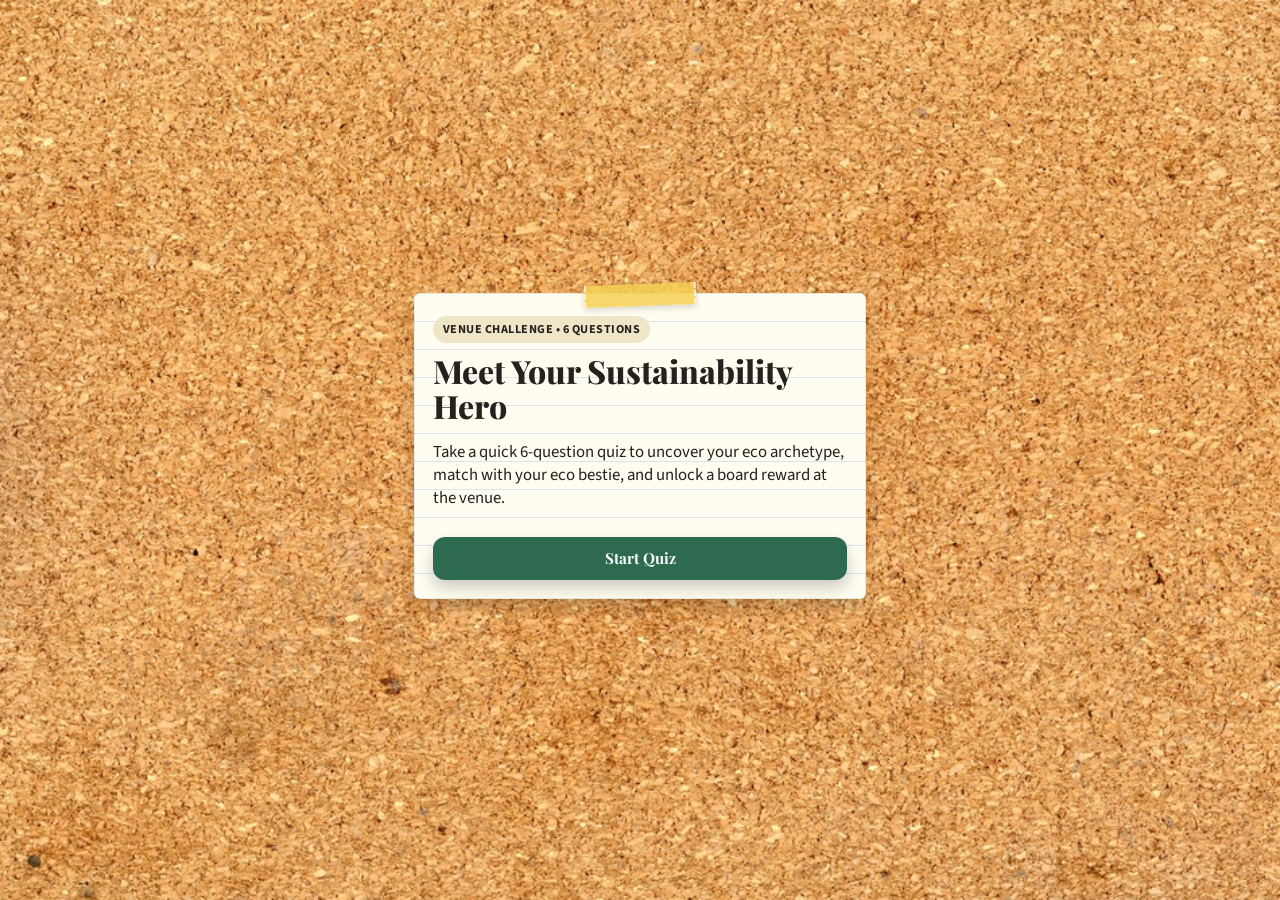
<file: index.html>
<!DOCTYPE html>
<html lang="en">
<head>
  <meta charset="UTF-8" />
  <meta name="viewport" content="width=device-width, initial-scale=1.0, viewport-fit=cover" />
  <title>Eevee — Sustainability Hero Quiz</title>
  <link rel="preconnect" href="https://fonts.googleapis.com" />
  <link rel="preconnect" href="https://fonts.gstatic.com" crossorigin />
  <link href="https://fonts.googleapis.com/css2?family=Playfair+Display:ital,wght@0,400..900;1,400..900&family=Rock+Salt&family=Source+Sans+3:ital,wght@0,200..900;1,200..900&display=swap" rel="stylesheet" />
  <link rel="stylesheet" href="styles.css" />
</head>
<body>
  <main id="app" class="mobile-shell" aria-live="polite"></main>
  <div id="modal-root"></div>
  <script src="app.js"></script>
</body>
</html>
</file>
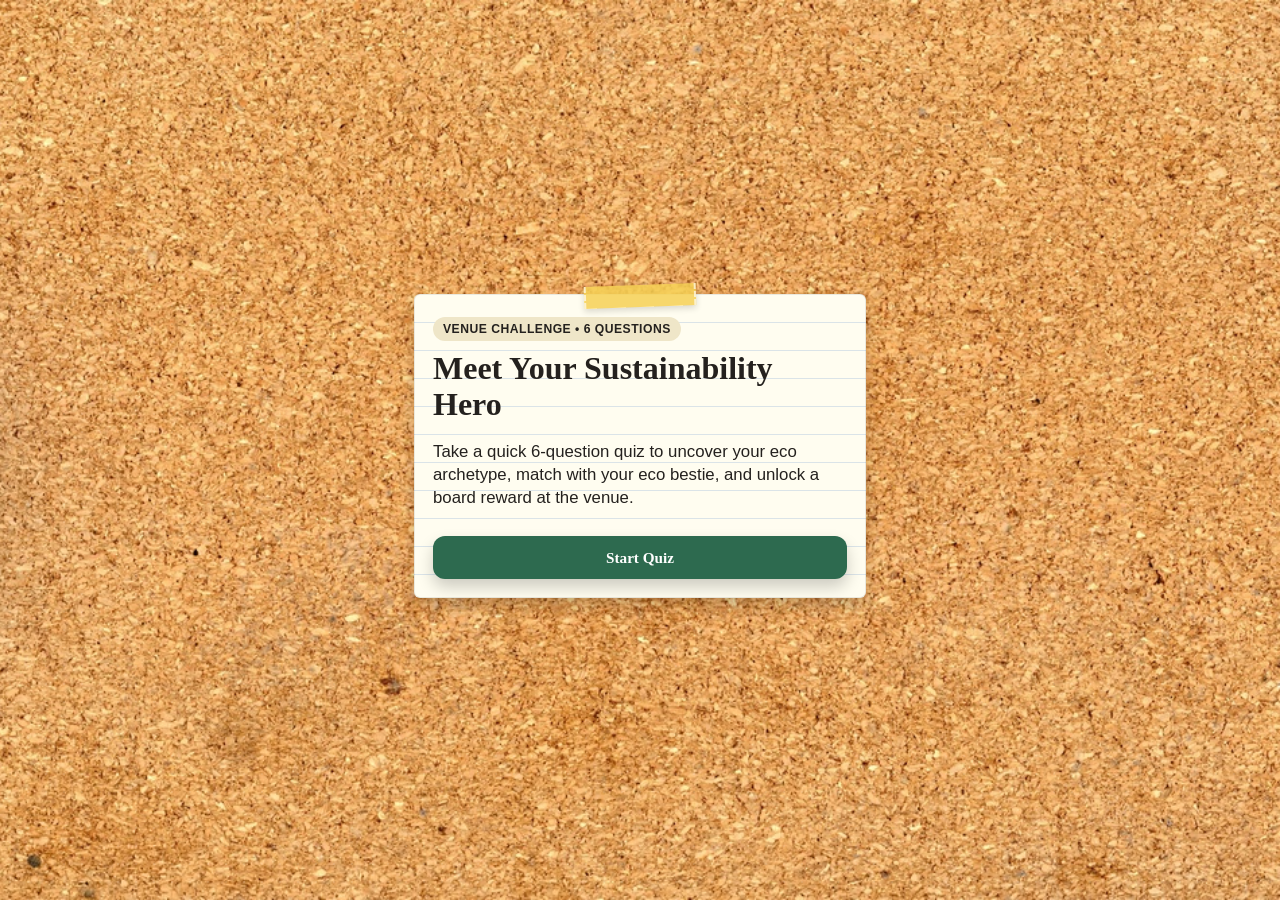
<file: gemini-code-1795187299476.html>
<!DOCTYPE html>
<html lang="en">
<head>
  <meta charset="UTF-8" />
  <meta name="viewport" content="width=device-width, initial-scale=1.0, viewport-fit=cover" />
  <title>Eevee — Sustainability Hero Quiz</title>
  <link rel="preconnect" href="https://fonts.googleapis.com" />
  <link rel="preconnect" href="https://fonts.gstatic.com" crossorigin />
  <link
    href="https://fonts.googleapis.com/css2?family=Caveat:wght@600;700&family=Patrick+Hand&family=Plus+Jakarta+Sans:wght@500;600;700;800&display=swap"
    rel="stylesheet"
  />
  <link rel="stylesheet" href="styles.css" />
</head>
<body>
  <main id="app" class="mobile-shell" aria-live="polite"></main>
  <div id="modal-root"></div>
  <script src="app.js"></script>
</body>
</html>
</file>
<file: styles.css>
:root {
  --cork-fallback: #d4a373;
  --paper-bg: #fffdf0;
  --paper-line: rgba(91, 141, 206, 0.22);
  --paper-margin: rgba(217, 83, 79, 0.38);
  --postit-yellow: #fff176;
  --postit-fold: #f4df4e;
  --sticker-bg: #2d6a4f;
  --sticker-border: #ffffff;
  --ink: #24211e;
  --ink-muted: #5c544b;
  --accent-green: #2d6a4f;
  --accent-green-dark: #1b4332;
  --tape-yellow: rgba(246, 209, 85, 0.85);
  --tape-green: rgba(82, 183, 136, 0.82);
  --accent-amber: #d97706;
  --danger-red: #c1121f;
  --shadow-card: 0 8px 16px rgba(0, 0, 0, 0.2);
  --font-header: "Playfair Display", Georgia, serif;
  --font-body: "Source Sans 3", -apple-system, BlinkMacSystemFont, sans-serif;
  --font-handwriting: "Rock Salt", cursive;
}

* {
  box-sizing: border-box;
  -webkit-tap-highlight-color: transparent;
}

html,
body {
  margin: 0;
  padding: 0;
  min-height: 100dvh;
  font-family: var(--font-body);
  color: var(--ink);
  background-color: var(--cork-fallback);
  background-image:
    radial-gradient(rgba(255, 255, 255, 0.08) 1px, transparent 0),
    url("./assets/corkboard-texture.jpg");
  background-size: 18px 18px, cover;
  background-position: center;
  display: flex;
  justify-content: center;
}

.mobile-shell {
  width: 100%;
  max-width: 480px;
  min-height: 100dvh;
  padding: 16px 14px 24px;
  display: flex;
  flex-direction: column;
  justify-content: center;
  position: relative;
}

/* Foolscap index card styling */
.scrap-card {
  position: relative;
  background-color: var(--paper-bg);
  background-image:
    linear-gradient(90deg, transparent 34px, var(--paper-margin) 34px, var(--paper-margin) 36px, transparent 36px),
    repeating-linear-gradient(
      to bottom,
      transparent 0px,
      transparent 27px,
      var(--paper-line) 27px,
      var(--paper-line) 28px
    );
  border-radius: 6px;
  padding: 22px 18px 18px 42px;
  box-shadow: var(--shadow-card);
  border: 1px solid rgba(0, 0, 0, 0.08);
}

.scrap-card.no-margin-line {
  padding-left: 18px;
  background-image: repeating-linear-gradient(
    to bottom,
    transparent 0px,
    transparent 27px,
    var(--paper-line) 27px,
    var(--paper-line) 28px
  );
}

/* Washi tape accents: yellow for intro & final reveal, green for middle questions */
.washi-tape {
  position: absolute;
  top: -10px;
  left: 50%;
  transform: translateX(-50%) rotate(-2deg);
  width: 112px;
  height: 22px;
  background: var(--tape-yellow);
  border-left: 2px dashed rgba(255, 255, 255, 0.65);
  border-right: 2px dashed rgba(255, 255, 255, 0.65);
  box-shadow: 0 3px 6px rgba(0, 0, 0, 0.14);
  z-index: 3;
}

.washi-tape.yellow {
  background: var(--tape-yellow);
  transform: translateX(-50%) rotate(-2deg);
}

.washi-tape.green {
  background: var(--tape-green);
  transform: translateX(-50%) rotate(2deg);
}

.hand-title {
  font-family: var(--font-header);
  font-weight: 800;
  line-height: 1.12;
  margin: 0 0 8px;
}

.hand-note {
  font-family: var(--font-body);
  font-size: 1.05rem;
  line-height: 1.38;
}

/* Reveal header arrangement: "You are..." above hero role name */
.reveal-eyebrow {
  font-family: var(--font-header);
  font-size: 0.9rem;
  font-weight: 700;
  letter-spacing: 0.02em;
  color: var(--ink-muted);
  margin: 0 0 2px;
}

.reveal-hero-name {
  font-family: var(--font-header);
  font-size: 1.5rem;
  font-weight: 900;
  text-transform: uppercase;
  line-height: 1.08;
  color: var(--ink);
  margin: 0 0 3px;
}

.reveal-subtitle {
  font-family: var(--font-body);
  font-size: 0.92rem;
  font-weight: 700;
  color: var(--accent-green-dark);
  margin-bottom: 5px;
}

.progress-pill {
  display: inline-block;
  font-family: var(--font-body);
  font-size: 0.76rem;
  font-weight: 700;
  letter-spacing: 0.04em;
  text-transform: uppercase;
  background: #efe6c8;
  color: var(--ink);
  padding: 5px 10px;
  border-radius: 999px;
  margin-bottom: 10px;
}

.option-list {
  display: flex;
  flex-direction: column;
  gap: 10px;
  margin-top: 14px;
}

.option-btn {
  width: 100%;
  text-align: left;
  background: #ffffff;
  border: 2px solid #d8cfb8;
  border-radius: 10px;
  padding: 12px 14px;
  font-family: var(--font-body);
  font-size: 0.98rem;
  line-height: 1.38;
  color: var(--ink);
  box-shadow: 0 4px 10px rgba(0, 0, 0, 0.1);
  cursor: pointer;
  transition: transform 0.12s ease, border-color 0.12s ease, background-color 0.12s ease;
}

.option-btn:active {
  transform: scale(0.985);
  border-color: var(--accent-green);
  background: #f1faee;
}

.primary-btn {
  width: 100%;
  margin-top: 10px;
  padding: 12px 16px;
  border: none;
  border-radius: 12px;
  background: var(--accent-green);
  color: #ffffff;
  font-family: var(--font-header);
  font-size: 0.95rem;
  font-weight: 700;
  line-height: 1.25;
  box-shadow: 0 8px 16px rgba(0, 0, 0, 0.2);
  cursor: pointer;
}

.primary-btn:active {
  background: var(--accent-green-dark);
  transform: translateY(1px);
}

/* Printed hero artwork (NOT a Polaroid) */
.hero-print-wrap {
  position: relative;
  display: inline-block;
  width: fit-content;
  max-width: 100%;
  margin: 2px auto 6px;
}

.hero-print-img {
  display: block;
  width: auto;
  height: auto;
  max-width: 100%;
  max-height: 175px;
  object-fit: contain;
  border-radius: 4px;
  box-shadow: var(--shadow-card);
  border: 2px solid #ffffff;
}

/* Reward screen hero image + crown aligned at identical pixel dimensions */
.reward-hero-wrap {
  position: relative;
  display: block;
  width: 100%;
  max-width: 260px;
  margin: 8px auto 12px;
}

.reward-hero-img {
  display: block;
  width: 100%;
  height: auto;
  border-radius: 4px;
  box-shadow: var(--shadow-card);
  border: 2px solid #ffffff;
}

.crown-overlay {
  position: absolute;
  inset: 0;
  width: 100%;
  height: 100%;
  object-fit: contain;
  pointer-events: none;
  z-index: 5;
}

.trait-row {
  display: flex;
  flex-wrap: wrap;
  gap: 5px;
  margin: 4px 0 6px;
}

.trait-tag {
  font-family: var(--font-body);
  font-size: 0.68rem;
  font-weight: 700;
  text-transform: uppercase;
  letter-spacing: 0.03em;
  background: #e9f5db;
  color: var(--accent-green-dark);
  padding: 2px 7px;
  border-radius: 6px;
  border: 1px solid rgba(45, 106, 79, 0.25);
}

.hero-bio {
  margin: 0;
  font-family: var(--font-body);
  font-size: 0.82rem;
  line-height: 1.3;
}

/* Eco Bestie row: Yellow post-it + Polaroid + right-side sticker CTA */
.bestie-row {
  margin-top: 8px;
  display: flex;
  align-items: center;
  justify-content: space-between;
  gap: 8px;
}

.postit-note {
  position: relative;
  flex: 0 0 92px;
  min-height: 82px;
  background: linear-gradient(165deg, var(--postit-yellow) 0%, var(--postit-fold) 100%);
  padding: 10px 7px 8px;
  border-radius: 2px;
  box-shadow: 0 6px 12px rgba(0, 0, 0, 0.22);
  transform: rotate(-3deg);
  display: flex;
  align-items: center;
  justify-content: center;
  text-align: center;
}

.postit-note::before {
  content: "";
  position: absolute;
  top: -4px;
  left: 50%;
  transform: translateX(-50%);
  width: 34px;
  height: 8px;
  background: rgba(255, 255, 255, 0.55);
  box-shadow: 0 1px 2px rgba(0, 0, 0, 0.1);
}

.postit-text {
  font-family: var(--font-handwriting);
  font-size: 0.58rem;
  font-weight: 400;
  color: var(--ink);
  line-height: 1.5;
}

.polaroid-frame {
  flex-shrink: 0;
  width: 82px;
  background: #ffffff;
  padding: 4px 4px 7px;
  border-radius: 3px;
  box-shadow: 0 5px 12px rgba(0, 0, 0, 0.22);
  transform: rotate(2deg);
  text-align: center;
}

.polaroid-frame img {
  display: block;
  width: 100%;
  aspect-ratio: 1 / 1;
  object-fit: cover;
}

.polaroid-caption {
  margin-top: 5px;
  font-family: var(--font-handwriting);
  font-size: 0.48rem;
  font-weight: 400;
  color: var(--ink);
  line-height: 1.45;
}

/* Sticker button on the right side of the post-it & Polaroid */
.sticker-cta-btn {
  flex: 1;
  min-width: 0;
  background: var(--sticker-bg);
  color: #ffffff;
  border: 3px solid var(--sticker-border);
  outline: 2px dashed rgba(27, 67, 50, 0.45);
  border-radius: 14px;
  padding: 10px 9px;
  font-family: var(--font-header);
  font-size: 0.78rem;
  font-weight: 800;
  line-height: 1.22;
  text-align: center;
  box-shadow: 0 7px 14px rgba(0, 0, 0, 0.26);
  transform: rotate(2.5deg);
  cursor: pointer;
  transition: transform 0.14s ease, background-color 0.14s ease;
}

.sticker-cta-btn:hover {
  transform: rotate(1deg) scale(1.02);
}

.sticker-cta-btn:active {
  transform: rotate(1deg) scale(0.97);
  background: var(--accent-green-dark);
}

/* No-scroll viewport optimization for the reveal screen */
.reveal-screen {
  min-height: 100dvh;
  padding-top: 12px;
  padding-bottom: 14px;
  justify-content: space-between;
}

.reveal-screen .scrap-card {
  padding: 14px 12px 10px;
  text-align: center;
}

.reveal-screen .trait-row {
  justify-content: center;
}

.reveal-screen .hero-bio {
  text-align: left;
}

/* Pop-up modals */
.modal-backdrop {
  position: fixed;
  inset: 0;
  background: rgba(18, 15, 12, 0.68);
  display: flex;
  align-items: center;
  justify-content: center;
  padding: 18px;
  z-index: 50;
}

.modal-card {
  width: 100%;
  max-width: 420px;
}

.pin-input {
  width: 100%;
  margin-top: 12px;
  padding: 12px;
  font-family: var(--font-body);
  font-size: 1.5rem;
  font-weight: 700;
  letter-spacing: 0.35em;
  text-align: center;
  border-radius: 10px;
  border: 2px solid #b8ad92;
  background: #ffffff;
  color: var(--ink);
}

.feedback-box {
  margin-top: 12px;
  padding: 10px 12px;
  border-radius: 8px;
  background: #fff3cd;
  border-left: 4px solid var(--accent-amber);
  font-family: var(--font-body);
  font-size: 0.92rem;
  color: #3d2c00;
}

.token-badge {
  margin: 12px 0;
  padding: 10px;
  border-radius: 10px;
  background: #f4f1de;
  border: 2px dashed var(--accent-green);
  text-align: center;
}

.token-code {
  font-family: var(--font-header);
  font-size: 1.5rem;
  font-weight: 800;
  letter-spacing: 0.08em;
  color: var(--accent-green-dark);
}

/* 2-second press-and-hold button */
.hold-btn {
  position: relative;
  width: 100%;
  margin-top: 12px;
  padding: 14px 16px;
  border-radius: 12px;
  border: 2px solid var(--ink);
  background: #ffffff;
  color: var(--ink);
  font-family: var(--font-header);
  font-size: 0.98rem;
  font-weight: 800;
  overflow: hidden;
  cursor: pointer;
  user-select: none;
  touch-action: none;
}

.hold-fill {
  position: absolute;
  inset: 0 auto 0 0;
  width: var(--hold-progress, 0%);
  background: rgba(193, 18, 31, 0.24);
  pointer-events: none;
}

.hold-label {
  position: relative;
  z-index: 2;
}

/* Redeemed stamp overlay */
.redeemed-stamp {
  position: fixed;
  top: 22%;
  left: 50%;
  transform: translate(-50%, -50%) rotate(-14deg);
  border: 5px solid var(--danger-red);
  color: var(--danger-red);
  background: rgba(255, 253, 240, 0.9);
  padding: 10px 24px;
  font-family: var(--font-header);
  font-size: 2.1rem;
  font-weight: 900;
  letter-spacing: 0.14em;
  border-radius: 8px;
  box-shadow: 0 10px 24px rgba(0, 0, 0, 0.28);
  z-index: 60;
  pointer-events: none;
}

/* Shake animation on incorrect PIN or trivia */
@keyframes shake {
  0%, 100% { transform: translateX(0); }
  20% { transform: translateX(-8px); }
  40% { transform: translateX(8px); }
  60% { transform: translateX(-6px); }
  80% { transform: translateX(6px); }
}

.shake {
  animation: shake 0.36s ease;
}
</file>
